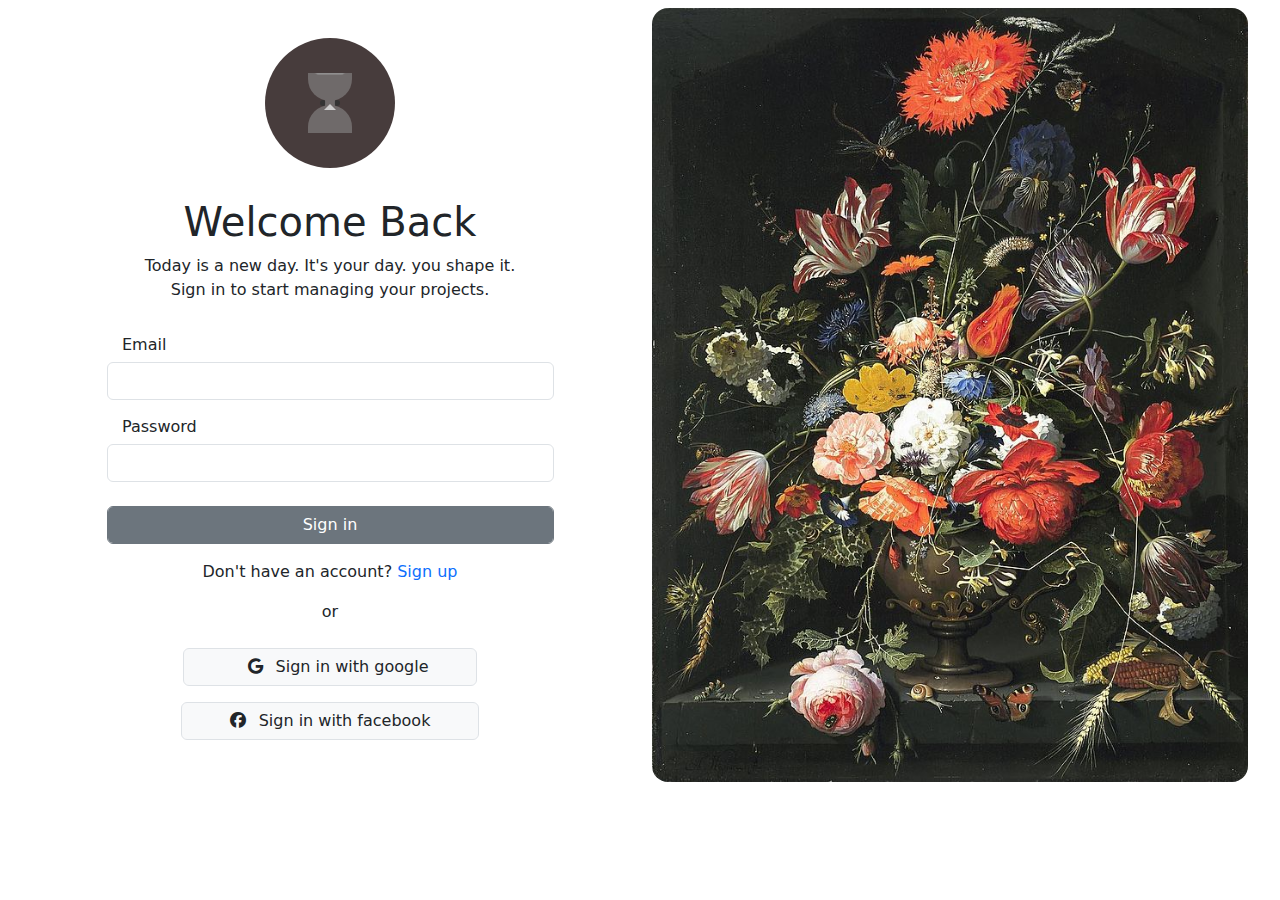
<file: index.html>
<!DOCTYPE html>
<html lang="en">

<head>
    <meta charset="UTF-8">
    <link rel="shortcut icon" href="CSS/IMG/295128.ico" type="image/x-icon">
    <meta name="viewport" content="width=device-width, initial-scale=1.0">
    <title>Login Page</title>
    <!-- bootstrap -->
    <link href="https://cdn.jsdelivr.net/npm/bootstrap@5.3.3/dist/css/bootstrap.min.css" rel="stylesheet"
        integrity="sha384-QWTKZyjpPEjISv5WaRU9OFeRpok6YctnYmDr5pNlyT2bRjXh0JMhjY6hW+ALEwIH" crossorigin="anonymous">
    <!-- font awesome -->
    <link rel="stylesheet" href="./CSS/all.min.css">
    <!-- main style -->
    <link rel="stylesheet" href="./CSS/style.css">
</head>

<body>
    <main>
        <div class="container-fluid">
            <div class="row m-2">
                <div class="col-md-6">
                    <div class="login-content text-center">

                        <div class="hourglassBackground">
                            <div class="hourglassContainer">
                                <div class="hourglassCurves"></div>
                                <div class="hourglassCapTop"></div>
                                <div class="hourglassGlassTop"></div>
                                <div class="hourglassSand"></div>
                                <div class="hourglassSandStream"></div>
                                <div class="hourglassCapBottom"></div>
                                <div class="hourglassGlass"></div>
                            </div>
                        </div>

                        <h1 class="mt-4">Welcome Back</h1>
                        <p>Today is a new day. It's your day. you shape it. <br> Sign in to start managing your
                            projects. </p>

                        <form action="" class="d-flex justify-content-center align-items-center flex-column">
                            <label class="start" for="signinEmail">Email</label>
                            <input type="email" id="signinEmail" class="form-control w-75">

                            <label class="start" for="signinPass" class="mt-3">Password</label>
                            <input type="password" id="signinPass" class="form-control w-75">

                            <div class="warning pt-2 d-none" id="warningForSingin">
                                <p>All inputs is required</p>
                            </div>

                            <div class="warning pt-2 d-none" id="incorrect">
                                <p>incorrect email or password</p>
                            </div>


                            <button class="btn btn-secondary  form-control mt-4 w-75" id="btnSignin">Sign in</button>

                            <p class="mt-3">Don't have an account? <a class="text-decoration-none"
                                    href="Sign up.html">Sign
                                    up</a>
                            </p>

                            <p>or</p>

                            <div>
                                <p class="pointer form-control my-2 bg-body-tertiary px-5"> <i
                                        class="fa-brands fa-google me-2 ms-3"></i> Sign in with google</p>
                            </div>

                            <div>
                                <p class="pointer form-control my-2 bg-body-tertiary px-5"> <i
                                        class="fa-brands fa-facebook me-2"></i> Sign in with facebook</p>
                            </div>
                        </form>
                    </div>
                </div>
                <div class="col-md-6 bg-img">
                    <img src="CSS/IMG/bg.jpg" class="img-fluid rounded-4" alt="login-bg-img">
                </div>
            </div>
        </div>
    </main>

    <!-- main JS -->
    <script src="JS/signin.js"></script>
</body>

</html>
</file>
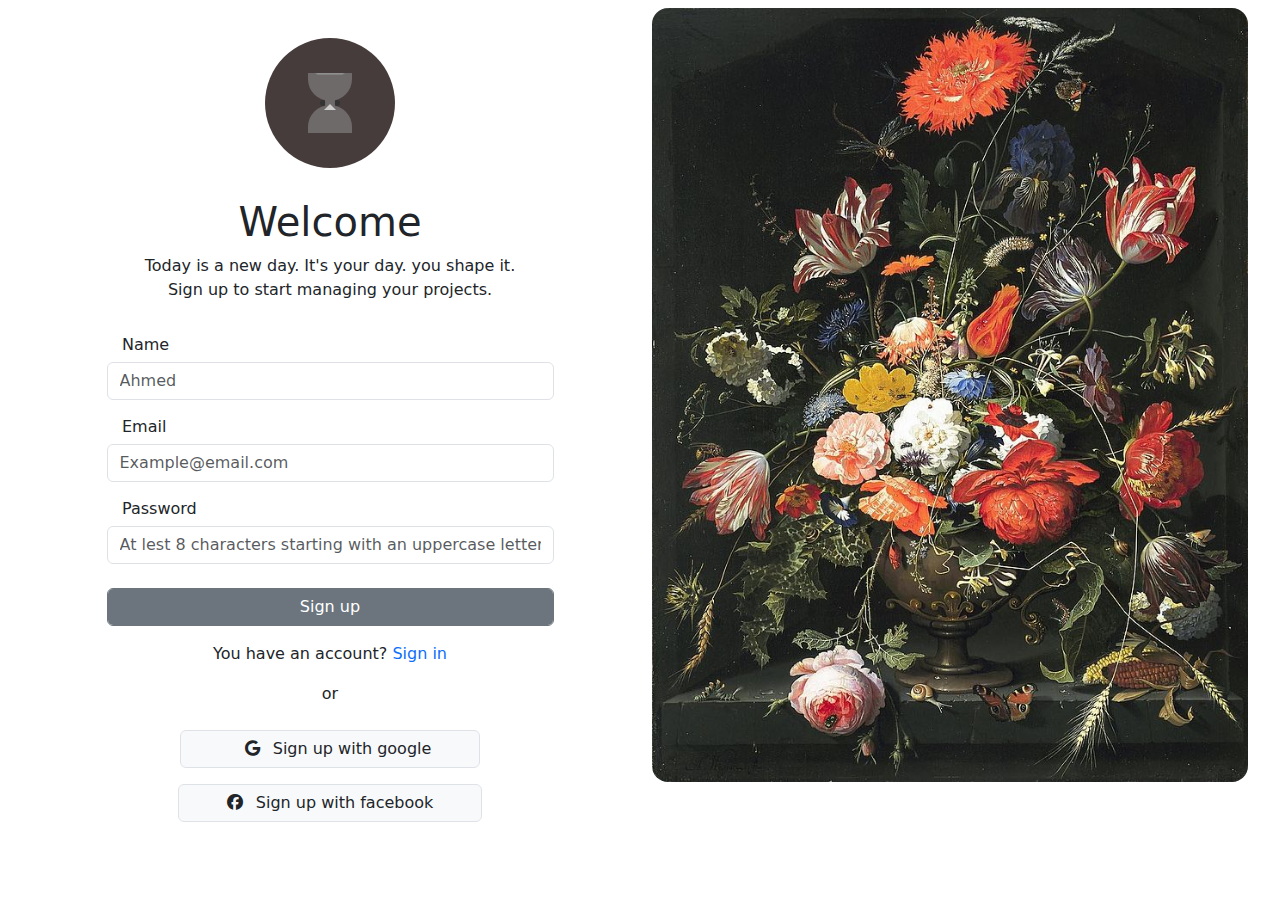
<file: Sign up.html>
<!DOCTYPE html>
<html lang="en">

<head>
    <meta charset="UTF-8">
    <link rel="shortcut icon" href="CSS/IMG/295128.ico" type="image/x-icon">
    <meta name="viewport" content="width=device-width, initial-scale=1.0">
    <title>Signup Page</title>
    <!-- bootstrap -->
    <link href="https://cdn.jsdelivr.net/npm/bootstrap@5.3.3/dist/css/bootstrap.min.css" rel="stylesheet"
        integrity="sha384-QWTKZyjpPEjISv5WaRU9OFeRpok6YctnYmDr5pNlyT2bRjXh0JMhjY6hW+ALEwIH" crossorigin="anonymous">
    <!-- font awesome -->
    <link rel="stylesheet" href="./CSS/all.min.css">
    <!-- main style -->
    <link rel="stylesheet" href="./CSS/style.css">
</head>

<body>
    <main>
        <div class="container-fluid">
            <div class="row m-2">
                <div class="col-md-6">
                    <div class="Singin-content text-center">

                        <div class="hourglassBackground">
                            <div class="hourglassContainer">
                                <div class="hourglassCurves"></div>
                                <div class="hourglassCapTop"></div>
                                <div class="hourglassGlassTop"></div>
                                <div class="hourglassSand"></div>
                                <div class="hourglassSandStream"></div>
                                <div class="hourglassCapBottom"></div>
                                <div class="hourglassGlass"></div>
                            </div>
                        </div>

                        <h1 class="mt-4">Welcome</h1>
                        <p>Today is a new day. It's your day. you shape it. <br> Sign up to start managing your
                            projects. </p>

                        <form action="" class="d-flex justify-content-center align-items-center flex-column">
                            <label class="start" for="signupName">Name</label>
                            <input type="text" id="signupName" class="form-control w-75" placeholder="Ahmed" oninput="validation(this)">

                            <label class="start" for="signupEmail">Email</label>
                            <input type="email" id="signupEmail" class="form-control w-75"
                                placeholder="Example@email.com" oninput="validation(this)">

                            <label class="start" for="signupPass" class="mt-3">Password</label>
                            <input type="password" id="signupPass" class="form-control w-75"
                                placeholder="At lest 8 characters starting with an uppercase letter" oninput="validation(this)">

                            <div class="warning pt-2 d-none" id="warningForSingup">
                                <p>All inputs is required</p>
                            </div>

                            <div class="success pt-2 d-none" id="success">
                                <p>Success</p>
                            </div>

                            <div class="warning pt-2 d-none" id="exists">
                                <p>email already exists</p>
                            </div>

                            <button class="btn btn-secondary  form-control mt-4 w-75" id="btnSignup">Sign up</button>

                            <p class="mt-3">You have an account? <a class="text-decoration-none" href="index.html">Sign
                                    in</a>
                            </p>

                            <p>or</p>

                            <div>
                                <p class="pointer form-control my-2 bg-body-tertiary px-5"> <i
                                        class="fa-brands fa-google me-2 ms-3"></i> Sign up with google</p>
                            </div>

                            <div>
                                <p class="pointer form-control my-2 bg-body-tertiary px-5"> <i
                                        class="fa-brands fa-facebook me-2"></i> Sign up with facebook</p>
                            </div>
                        </form>
                    </div>
                </div>
                <div class="col-md-6 bg-img">
                    <img src="CSS/IMG/bg.jpg" class="img-fluid rounded-4" alt="login-bg-img">
                </div>
            </div>
        </div>
    </main>

    <!-- main JS -->
    <script src="JS/signup.js"></script>
</body>

</html>
</file>
<file: CSS/style.css>
.start {
  align-self: flex-start;
  margin-left: 5.625rem;
  margin-top: 15px;
  margin-bottom: 5px;
}

.form-control:focus {
  box-shadow: unset;
  border-color: unset;
}

.pointer {
  cursor: pointer;
}

.warning{
  color: #ff0000;
}

.success{
  color: #008000;
}

/* media */
@media (max-width: 768px) {
  .bg-img{
    display: none;
  }

  form input.form-control,form button.form-control{
    width: 100% !important;
  }

  form label{
    margin-left: unset !important;
  }
}

/* loading  */
.hourglassBackground {
  position: relative;
  background-color: rgb(71, 60, 60);
  height: 130px;
  width: 130px;
  border-radius: 50%;
  margin: 30px auto;
}

.hourglassContainer {
  position: absolute;
  top: 30px;
  left: 40px;
  width: 50px;
  height: 70px;
  -webkit-animation: hourglassRotate 2s ease-in 0s infinite;
  animation: hourglassRotate 2s ease-in 0s infinite;
  transform-style: preserve-3d;
  perspective: 1000px;
}

.hourglassContainer div,
.hourglassContainer div:before,
.hourglassContainer div:after {
  transform-style: preserve-3d;
}

@-webkit-keyframes hourglassRotate {
  0% {
    transform: rotateX(0deg);
  }

  50% {
    transform: rotateX(180deg);
  }

  100% {
    transform: rotateX(180deg);
  }
}

@keyframes hourglassRotate {
  0% {
    transform: rotateX(0deg);
  }

  50% {
    transform: rotateX(180deg);
  }

  100% {
    transform: rotateX(180deg);
  }
}

.hourglassCapTop {
  top: 0;
}

.hourglassCapTop:before {
  top: -25px;
}

.hourglassCapTop:after {
  top: -20px;
}

.hourglassCapBottom {
  bottom: 0;
}

.hourglassCapBottom:before {
  bottom: -25px;
}

.hourglassCapBottom:after {
  bottom: -20px;
}

.hourglassGlassTop {
  transform: rotateX(90deg);
  position: absolute;
  top: -16px;
  left: 3px;
  border-radius: 50%;
  width: 44px;
  height: 44px;
  background-color: #999999;
}

.hourglassGlass {
  perspective: 100px;
  position: absolute;
  top: 32px;
  left: 20px;
  width: 10px;
  height: 6px;
  background-color: #999999;
  opacity: 0.5;
}

.hourglassGlass:before,
.hourglassGlass:after {
  content: "";
  display: block;
  position: absolute;
  background-color: #999999;
  left: -17px;
  width: 44px;
  height: 28px;
}

.hourglassGlass:before {
  top: -27px;
  border-radius: 0 0 25px 25px;
}

.hourglassGlass:after {
  bottom: -27px;
  border-radius: 25px 25px 0 0;
}

.hourglassCurves:before,
.hourglassCurves:after {
  content: "";
  display: block;
  position: absolute;
  top: 32px;
  width: 6px;
  height: 6px;
  border-radius: 50%;
  background-color: #333;
  animation: hideCurves 2s ease-in 0s infinite;
}

.hourglassCurves:before {
  left: 15px;
}

.hourglassCurves:after {
  left: 29px;
}

@-webkit-keyframes hideCurves {
  0% {
    opacity: 1;
  }

  25% {
    opacity: 0;
  }

  30% {
    opacity: 0;
  }

  40% {
    opacity: 1;
  }

  100% {
    opacity: 1;
  }
}

@keyframes hideCurves {
  0% {
    opacity: 1;
  }

  25% {
    opacity: 0;
  }

  30% {
    opacity: 0;
  }

  40% {
    opacity: 1;
  }

  100% {
    opacity: 1;
  }
}

.hourglassSandStream:before {
  content: "";
  display: block;
  position: absolute;
  left: 24px;
  width: 3px;
  background-color: white;
  -webkit-animation: sandStream1 2s ease-in 0s infinite;
  animation: sandStream1 2s ease-in 0s infinite;
}

.hourglassSandStream:after {
  content: "";
  display: block;
  position: absolute;
  top: 36px;
  left: 19px;
  border-left: 6px solid transparent;
  border-right: 6px solid transparent;
  border-bottom: 6px solid #fff;
  animation: sandStream2 2s ease-in 0s infinite;
}

@-webkit-keyframes sandStream1 {
  0% {
    height: 0;
    top: 35px;
  }

  50% {
    height: 0;
    top: 45px;
  }

  60% {
    height: 35px;
    top: 8px;
  }

  85% {
    height: 35px;
    top: 8px;
  }

  100% {
    height: 0;
    top: 8px;
  }
}

@keyframes sandStream1 {
  0% {
    height: 0;
    top: 35px;
  }

  50% {
    height: 0;
    top: 45px;
  }

  60% {
    height: 35px;
    top: 8px;
  }

  85% {
    height: 35px;
    top: 8px;
  }

  100% {
    height: 0;
    top: 8px;
  }
}

@-webkit-keyframes sandStream2 {
  0% {
    opacity: 0;
  }

  50% {
    opacity: 0;
  }

  51% {
    opacity: 1;
  }

  90% {
    opacity: 1;
  }

  91% {
    opacity: 0;
  }

  100% {
    opacity: 0;
  }
}

@keyframes sandStream2 {
  0% {
    opacity: 0;
  }

  50% {
    opacity: 0;
  }

  51% {
    opacity: 1;
  }

  90% {
    opacity: 1;
  }

  91% {
    opacity: 0;
  }

  100% {
    opacity: 0;
  }
}

.hourglassSand:before,
.hourglassSand:after {
  content: "";
  display: block;
  position: absolute;
  left: 6px;
  background-color: white;
  perspective: 500px;
}

.hourglassSand:before {
  top: 8px;
  width: 39px;
  border-radius: 3px 3px 30px 30px;
  animation: sandFillup 2s ease-in 0s infinite;
}

.hourglassSand:after {
  border-radius: 30px 30px 3px 3px;
  animation: sandDeplete 2s ease-in 0s infinite;
}

@-webkit-keyframes sandFillup {
  0% {
    opacity: 0;
    height: 0;
  }

  60% {
    opacity: 1;
    height: 0;
  }

  100% {
    opacity: 1;
    height: 17px;
  }
}

@keyframes sandFillup {
  0% {
    opacity: 0;
    height: 0;
  }

  60% {
    opacity: 1;
    height: 0;
  }

  100% {
    opacity: 1;
    height: 17px;
  }
}

@-webkit-keyframes sandDeplete {
  0% {
    opacity: 0;
    top: 45px;
    height: 17px;
    width: 38px;
    left: 6px;
  }

  1% {
    opacity: 1;
    top: 45px;
    height: 17px;
    width: 38px;
    left: 6px;
  }

  24% {
    opacity: 1;
    top: 45px;
    height: 17px;
    width: 38px;
    left: 6px;
  }

  25% {
    opacity: 1;
    top: 41px;
    height: 17px;
    width: 38px;
    left: 6px;
  }

  50% {
    opacity: 1;
    top: 41px;
    height: 17px;
    width: 38px;
    left: 6px;
  }

  90% {
    opacity: 1;
    top: 41px;
    height: 0;
    width: 10px;
    left: 20px;
  }
}

@keyframes sandDeplete {
  0% {
    opacity: 0;
    top: 45px;
    height: 17px;
    width: 38px;
    left: 6px;
  }

  1% {
    opacity: 1;
    top: 45px;
    height: 17px;
    width: 38px;
    left: 6px;
  }

  24% {
    opacity: 1;
    top: 45px;
    height: 17px;
    width: 38px;
    left: 6px;
  }

  25% {
    opacity: 1;
    top: 41px;
    height: 17px;
    width: 38px;
    left: 6px;
  }

  50% {
    opacity: 1;
    top: 41px;
    height: 17px;
    width: 38px;
    left: 6px;
  }

  90% {
    opacity: 1;
    top: 41px;
    height: 0;
    width: 10px;
    left: 20px;
  }
}
</file>
